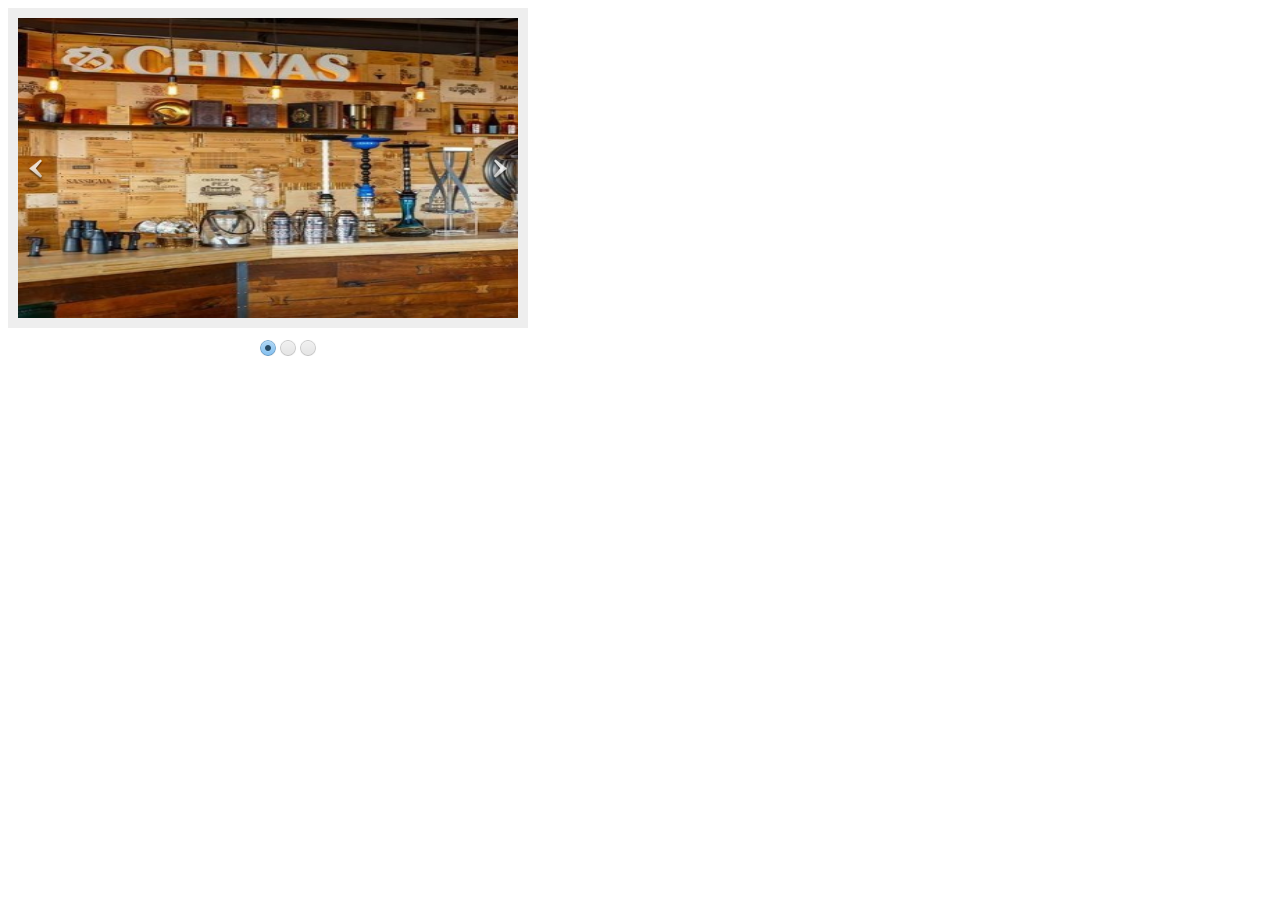
<file: index.html>
<html>
<head>
<script src="jquery-1.7.2.min.js"></script>
<script src="script.js"></script>
 <link href="style.css" rel="stylesheet" />
</head>
<body>

<div id="slider-wrap">
	<div id="slider">
		<div class="slide"><img src="foto1.jpg" width="500" height="300"></div>
		<div class="slide"><img src="foto2.jpg" width="500" height="300"></div>
		<div class="slide"><img src="foto3.jpg" width="500" height="300"></div>
	</div>
</div>
</body>
</html>
</file>
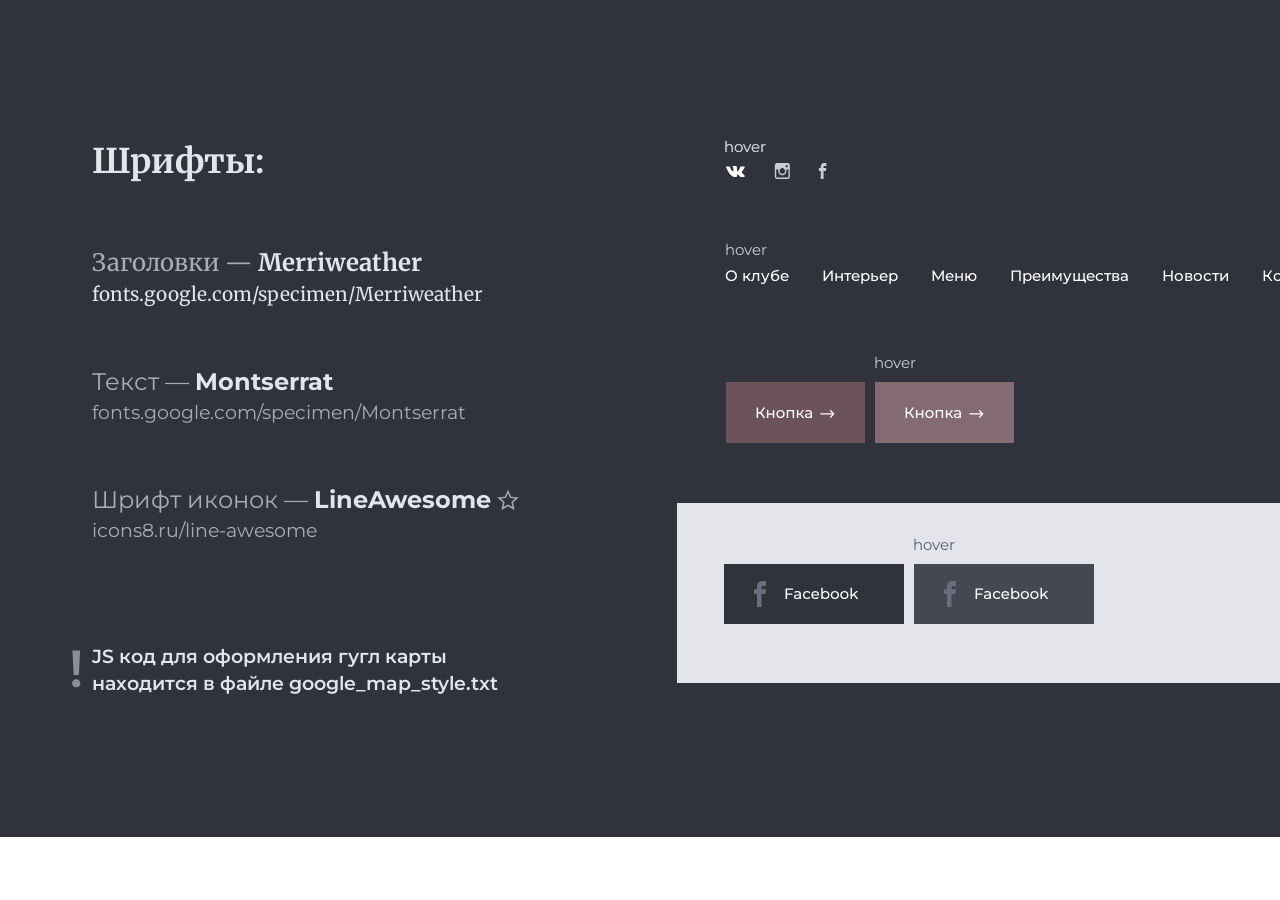
<file: Guidline.html>
<!DOCTYPE html>
<html lang="en" dir="ltr">
  <head>
    <meta charset="utf-8">
    <link rel="stylesheet" href="styleGuidline.css">
    <link href="https://fonts.googleapis.com/css?family=Merriweather:400,400i,700,700i,900,900i&display=swap" rel="stylesheet">
    <link href="https://fonts.googleapis.com/css?family=Montserrat:100,100i,200,200i,300,300i,400,400i,500,500i,600,600i,700,700i,800,800i,900,900i&display=swap&subset=latin-ext" rel="stylesheet">
    <title>Guidline</title>
  </head>
  <body>
<div class="main">
<div class="shrift">
  <div class="box1">
  <h1>
    <a href="#"class="shrifts">Шрифты:</a>
  </h1>
  </div>
  <div class="box2">
<a href="#"class="Merriweather">Заголовки — <font color="#E3E5EA"><b>Merriweather</b></font>
  <font color="#E3E5EA"><p>fonts.google.com/specimen/Merriweather</p></font></a>
    </div>
    <div class="box3">
<a href="#"class="Montserrat">Текст — <font color="#E3E5EA"><b>Montserrat</b></font>
   <p>fonts.google.com/specimen/Montserrat</p> </a>
   </div>
   <div class="box4">
<a href="#" class="Montserrat" >Шрифт иконок — <font color="#E3E5EA"><b>LineAwesome</b></font> <img src="star.svg" alt=""><p>icons8.ru/line-awesome </p></a>
 </div>
 <div class="box5">
<a href="#" class="Montserrat_1"><img src="!.svg">JS код для оформления гугл карты <p1>находится в файле google_map_style.txt</p1></a>
</div>


</div>

<a href="#"class="social">hover</a>
<img src="vk.svg" class="vk"alt="">
<img src="inst.svg" class="inst"alt="">
<img src="facebook.svg"class="facebook" alt="">


<a href="#"class="social">hover</a>
<a href="#"class="hover2_1">hover</a>
<div class="hover2">
<a href="#"class="hover2_box"  >О клубе</a>
<a href="#"class="hover2_box" >Интерьер</a>
<a href="#"class="hover2_box"  >Меню</a>
<a href="#"class="hover2_box"  >Преимущества</a>
<a href="#"class="hover2_box"  >Новости</a>
<a href="#"class="hover2_box"  >Контакты</a>
</div>
<a href="#"class="hover2_2">hover</a>
<img src="but1.svg" class="but1"alt="">
<img src="but2.svg" class="but2"alt="">
<div class="hover3">

  <a href="#"class="hover3_1">hover</a>
  <a href="#"class="but1_2"> </a>
  <a href="#"class="but1_3"></a>

</div>


</div>
  </body>
</html>
</file>
<file: style.css>
#slider-wrap{ /* �������� �������� � ������ */
	width:560px; 
	}
#slider{ /* �������� �������� */
	width:500px;
	height:300px;
	overflow: hidden;
	border:#eee solid 10px;
	position:relative;}
.slide{ /* ����� */
	width:100%;
	height:100%;
	}
.sli-links{ /* ������ ����� ������� */
	margin-top:10px;
	text-align:center;}
.sli-links .control-slide{
	margin:2px;
	display:inline-block;
	width:16px;
	height:16px;
	overflow:hidden;
	text-indent:-9999px;
	background:url(radioBg.png) center bottom no-repeat;}
.sli-links .control-slide:hover{
	cursor:pointer;
	background-position:center center;}
.sli-links .control-slide.active{
	background-position:center top;}
#prewbutton, #nextbutton{ /* ������ "���������" � "���������" */
	display:block;
	width:15px;
	height:100%;
	position:absolute;
	top:0;
	overflow:hidden;
	text-indent:-999px;
	background:url(arrowBg.png) left center no-repeat;
	opacity:0.8;
	z-index:3;
	outline:none !important;}
#prewbutton{left:10px;}
#nextbutton{
	right:10px;
	background:url(arrowBg.png) right center no-repeat;}
#prewbutton:hover, #nextbutton:hover{
	opacity:1;}
</file>
<file: styleGuidline.css>
*{
  margin: 0px;
  padding: 0px;
}
.main{
  width: 1449px;
height: 837px;
background: #30333B;
position: relative;
left: 0px;
top: 0px;
margin: 0 auto;
}

.shrifts{
  font-family: Merriweather;
font-style: normal;
font-weight: bold;
font-size: 34px;
line-height: 50px;
color: #E3E5EA;
  text-decoration: none;
  position: absolute;


}
.Merriweather{
  font-family: Merriweather;
font-style: normal;
font-weight: normal;
font-size: 24px;
line-height: 35px;
  text-decoration: none;
  color: #A9ACB6;
}
.Montserrat{
  font-family: Montserrat;
  font-style: normal;
  font-weight: normal;
  font-size: 24px;
  line-height: 34px;
  color: #A9ACB6;
text-decoration: none;

}
p{
  font-style: normal;
font-weight: normal;
font-size: 19px;
line-height: 28px;
}
.box1{
  position:absolute;
  left: 92px;
  top: 136px;
}
.box2{
  position: absolute;

left: 92px;
top: 245px;
}
.box3{
  position: absolute;
  left: 92px;
  top: 365px;
}
.box4{

  position: absolute;

  left: 92px;
  top: 483px;

}
img{
position: absolute;
left: 405px;
top: 6px;

}
.Montserrat_1{
  font-family: Montserrat;
font-style: normal;
font-weight: 600;
font-size: 19px;
line-height: 27px;
color: #E3E5EA;
text-decoration: none;
position: absolute;
width: 450px;
height: 53px;
left: 92px;
top: 643px;
}
.Montserrat_1>img{
  position: absolute;
  left: -20px;
  top: 7px;

}
.social{
  font-family: Montserrat;
font-style: normal;
font-weight: normal;
font-size: 15px;
line-height: 21px;
text-decoration: none;
color: #C8CDD8;
position: absolute;
left: 724px;
top: 136px;
}
.picture{
  position: absolute;
width: 99.38px;
height: 16px;
left: 0px;
top: 0px;
}
.vk{
  position: absolute;
left: 50.1%;
right: 48.6%;
top: 19.83%;
bottom: 78.85%;

}
.inst{
  position: absolute;
  left: 53.4%;
  right: 45.56%;
  top: 19.47%;
  bottom: 78.61%;
}
.facebook{
  position: absolute;
left: 56.44%;
right: 43.04%;
top: 19.47%;
bottom: 78.61%;
}
.hover2{
  width: 612px;
  height: 22px;
  z-index: 1;
  position: absolute;
left: 725px;
top: 265px;
background: #30333B;
display: flex;
justify-content: space-between;

}
.hover2_box{
  font-family: Montserrat;
font-style: normal;
font-weight: 500;
font-size: 15px;
line-height: 21px;
text-decoration: none;
color: #FFFFFF;
}
.hover2_1{
position: absolute;
left: 725px;
top: 239px;
font-family: Montserrat;
font-style: normal;
font-weight: normal;
font-size: 15px;
line-height: 21px;
text-decoration: none;
color: #C8CDD8;
}
.hover2_2{
  position: absolute;
left: 874px;
top: 352px;
font-family: Montserrat;
font-style: normal;
font-weight: normal;
font-size: 15px;
line-height: 21px;
color: #C8CDD8;
text-decoration: none;
}
.but1{
  position: absolute;
width: 139px;
height: 61px;
left: 726px;
top: 382px;

}
.but2{
  position: absolute;
width: 139px;
height: 61px;
left: 875px;
top: 382px;
}
.hover3{
  position: absolute;
  width: 772px;
  height: 180px;
  left: 677px;
  top: 503px;
background: #E3E5EA;

}
.hover3_1{
position: absolute;
left: 236px;
top: 31px;
font-family: Montserrat;
font-style: normal;
font-weight: normal;
font-size: 15px;
line-height: 21px;
color: #585E67;
text-decoration: none;
}
.but1_2{
  position: absolute;
  width: 180px;
  height: 60px;
  left: 47px;
  top: 61px;
  background-image: url(Facebook_1.svg);
}
.but1_3{
  position: absolute;
width: 180px;
height: 60px;
left: 237px;
top: 61px;
background-image: url(Facebook_2.svg);
}
</file>
